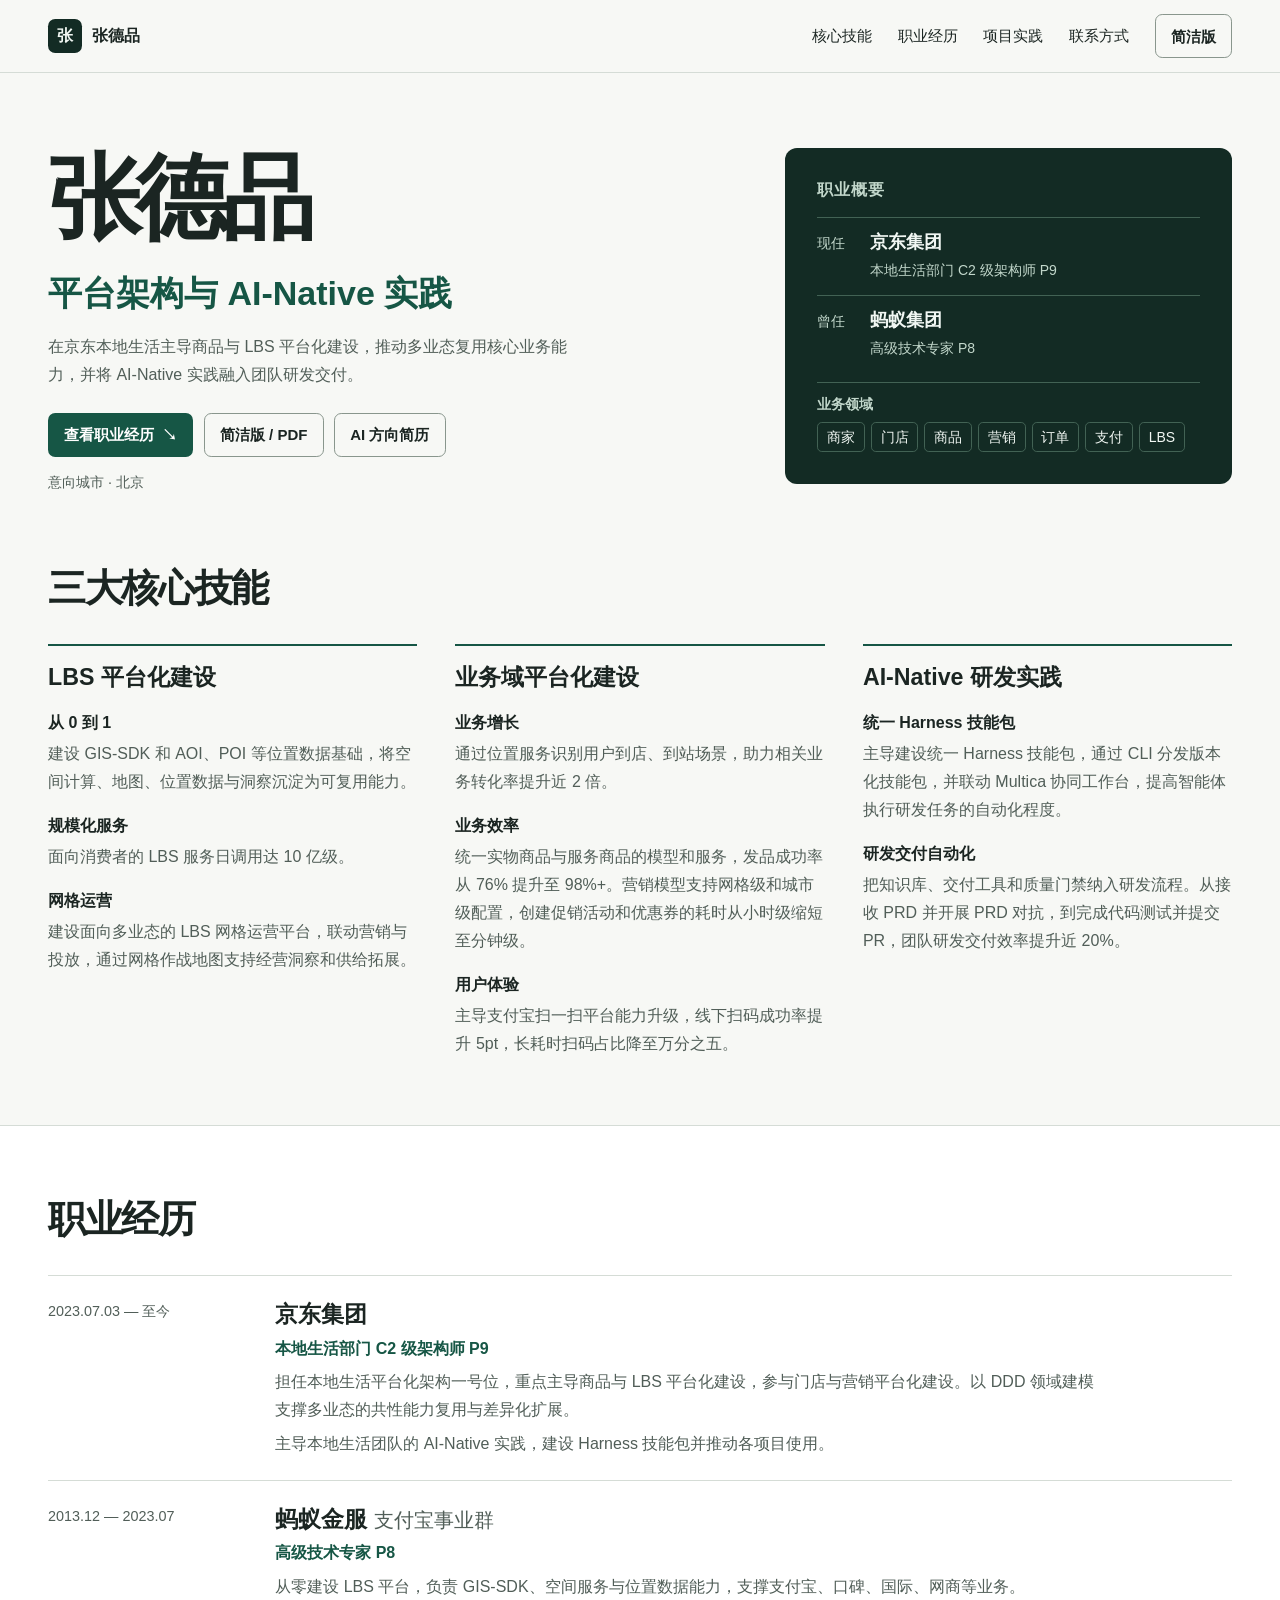
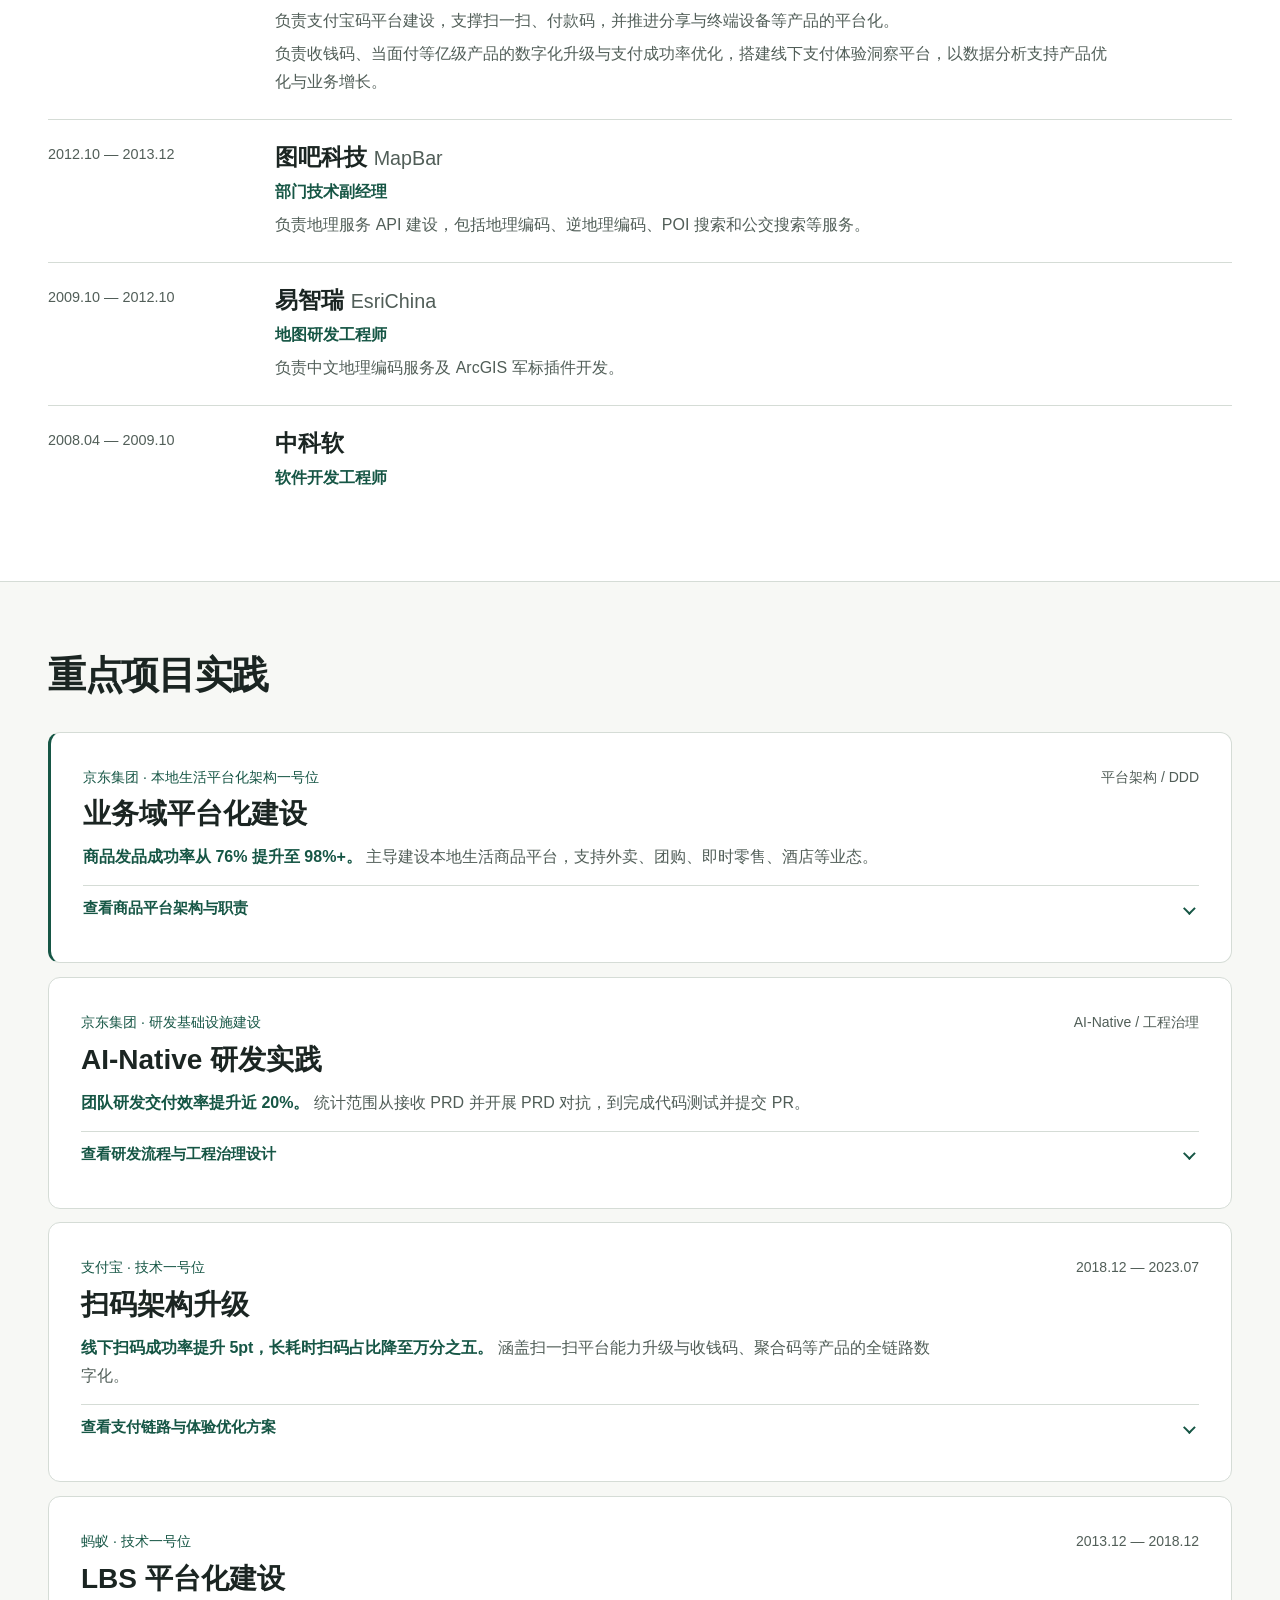
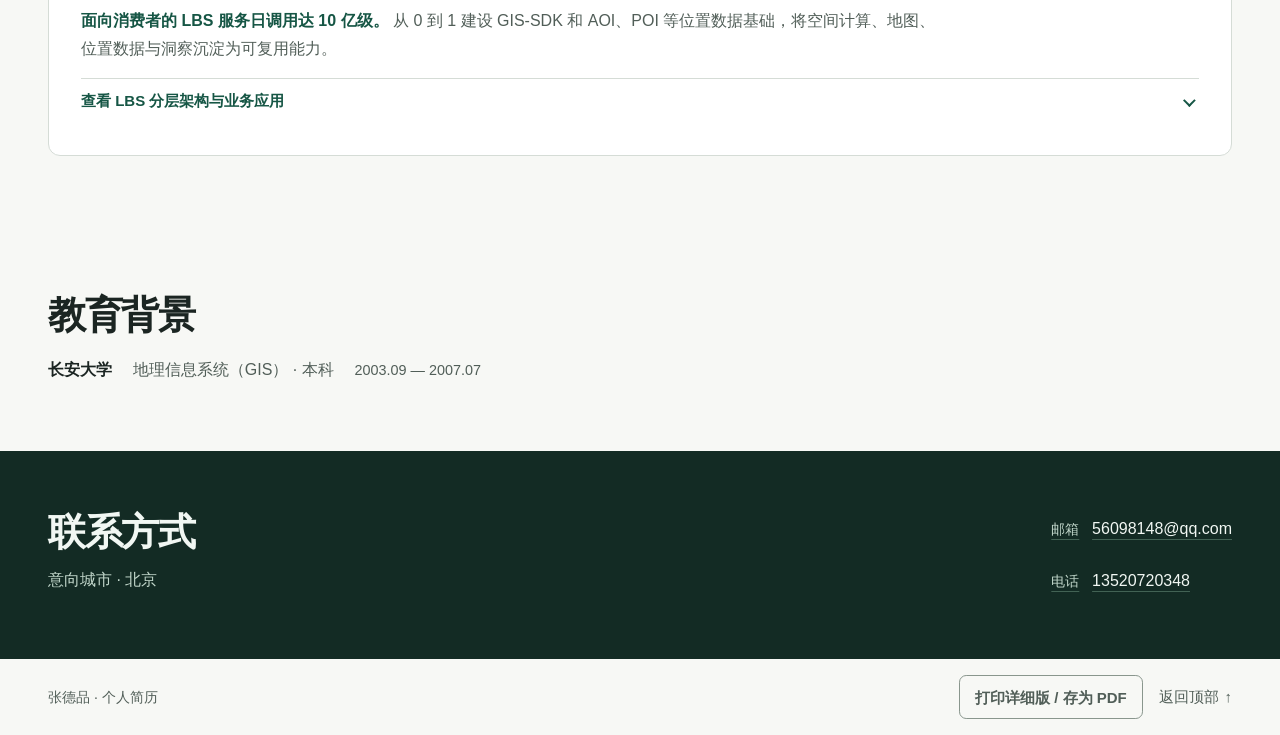
<file: index.html>
<!doctype html>
<html lang="zh-CN">
<head>
<meta charset="UTF-8"><meta name="viewport" content="width=device-width, initial-scale=1">
<title>张德品 · 平台架构与 AI-Native 实践</title>
<meta name="description" content="张德品个人简历。京东集团本地生活部门 C2 级架构师 P9，专注 LBS 平台化建设、业务域平台化建设与 AI-Native 研发实践。">
<meta name="theme-color" content="#f7f8f5">
<link rel="stylesheet" href="theme.css">
<link rel="stylesheet" href="style.css">
<link rel="stylesheet" href="projects.css">
</head>
<body id="top">
<a class="skip" href="#main">跳转到正文</a>
<header class="site-header">
  <div class="shell site-bar">
    <a class="brand" href="#top"><span class="monogram" aria-hidden="true">张</span>张德品</a>
    <nav class="site-nav" aria-label="主导航">
      <a href="#expertise">核心技能</a><a href="#experience">职业经历</a><a href="#projects">项目实践</a><a href="#contact">联系方式</a>
      <a class="button outline" href="resume-brief.html">简洁版</a>
    </nav>
  </div>
</header>
<main id="main" tabindex="-1">
<section class="hero shell" aria-labelledby="intro-title">
  <div class="hero-copy">
    <h1 id="intro-title">张德品</h1>
    <p class="role">平台架构与 AI-Native 实践</p>
    <p class="hero-description">在京东本地生活主导商品与 LBS 平台化建设，推动多业态复用核心业务能力，并将 AI-Native 实践融入团队研发交付。</p>
    <div class="actions">
      <a class="button primary" href="#experience">查看职业经历 <span aria-hidden="true">↘</span></a>
      <a class="button outline" href="resume-brief.html#print">简洁版 / PDF</a>
      <a class="button outline" href="resume-ai.html">AI 方向简历</a>
    </div>
    <p class="location">意向城市 · 北京</p>
  </div>
<aside class="hero-aside" aria-label="职业概要">
  <h2>职业概要</h2>
  <div class="focus-row"><span>现任</span><strong>京东集团<br><small>本地生活部门 C2 级架构师 P9</small></strong></div>
  <div class="focus-row"><span>曾任</span><strong>蚂蚁集团<br><small>高级技术专家 P8</small></strong></div>
  <section class="domain-map" aria-labelledby="domains-label">
    <h3 id="domains-label">业务领域</h3>
    <ul><li>商家</li><li>门店</li><li>商品</li><li>营销</li><li>订单</li><li>支付</li><li>LBS</li></ul>
  </section>
</aside>
</section>
<section id="expertise" class="section" aria-labelledby="skills-title">
  <div class="section-heading"><h2 id="skills-title">三大核心技能</h2></div>
  <div class="achievement-grid">
    <article>
      <h3>LBS 平台化建设</h3>
      <dl>
        <dt>从 0 到 1</dt>
        <dd>建设 GIS-SDK 和 AOI、POI 等位置数据基础，将空间计算、地图、位置数据与洞察沉淀为可复用能力。</dd>
        <dt>规模化服务</dt>
        <dd>面向消费者的 LBS 服务日调用达 10 亿级。</dd>
        <dt>网格运营</dt>
        <dd>建设面向多业态的 LBS 网格运营平台，联动营销与投放，通过网格作战地图支持经营洞察和供给拓展。</dd>
      </dl>
    </article>
    <article>
      <h3>业务域平台化建设</h3>
      <dl>
        <dt>业务增长</dt>
        <dd>通过位置服务识别用户到店、到站场景，助力相关业务转化率提升近 2 倍。</dd>
        <dt>业务效率</dt>
        <dd>统一实物商品与服务商品的模型和服务，发品成功率从 76% 提升至 98%+。营销模型支持网格级和城市级配置，创建促销活动和优惠券的耗时从小时级缩短至分钟级。</dd>
        <dt>用户体验</dt>
        <dd>主导支付宝扫一扫平台能力升级，线下扫码成功率提升 5pt，长耗时扫码占比降至万分之五。</dd>
      </dl>
    </article>
    <article>
      <h3>AI-Native 研发实践</h3>
      <dl>
        <dt>统一 Harness 技能包</dt>
        <dd>主导建设统一 Harness 技能包，通过 CLI 分发版本化技能包，并联动 Multica 协同工作台，提高智能体执行研发任务的自动化程度。</dd>
        <dt>研发交付自动化</dt>
        <dd>把知识库、交付工具和质量门禁纳入研发流程。从接收 PRD 并开展 PRD 对抗，到完成代码测试并提交 PR，团队研发交付效率提升近 20%。</dd>
      </dl>
    </article>
  </div>
</section>
<section id="experience" class="experience-section" aria-labelledby="experience-title"><div class="section"><div class="section-heading"><h2 id="experience-title">职业经历</h2></div><div class="timeline">
<article class="job"><div class="job-date">2023.07.03 — 至今</div><div><h3>京东集团</h3><p class="job-role">本地生活部门 C2 级架构师 P9</p><p>担任本地生活平台化架构一号位，重点主导商品与 LBS 平台化建设，参与门店与营销平台化建设。以 DDD 领域建模支撑多业态的共性能力复用与差异化扩展。</p><p>主导本地生活团队的 AI-Native 实践，建设 Harness 技能包并推动各项目使用。</p></div></article>
<article class="job"><div class="job-date">2013.12 — 2023.07</div><div><h3>蚂蚁金服 <span>支付宝事业群</span></h3><p class="job-role">高级技术专家 P8</p><p>从零建设 LBS 平台，负责 GIS-SDK、空间服务与位置数据能力，支撑支付宝、口碑、国际、网商等业务。</p><p>负责支付宝码平台建设，支撑扫一扫、付款码，并推进分享与终端设备等产品的平台化。</p><p>负责收钱码、当面付等亿级产品的数字化升级与支付成功率优化，搭建线下支付体验洞察平台，以数据分析支持产品优化与业务增长。</p></div></article>
<article class="job"><div class="job-date">2012.10 — 2013.12</div><div><h3>图吧科技 <span>MapBar</span></h3><p class="job-role">部门技术副经理</p><p>负责地理服务 API 建设，包括地理编码、逆地理编码、POI 搜索和公交搜索等服务。</p></div></article>
<article class="job"><div class="job-date">2009.10 — 2012.10</div><div><h3>易智瑞 <span>EsriChina</span></h3><p class="job-role">地图研发工程师</p><p>负责中文地理编码服务及 ArcGIS 军标插件开发。</p></div></article>
<article class="job"><div class="job-date">2008.04 — 2009.10</div><div><h3>中科软</h3><p class="job-role">软件开发工程师</p></div></article></div></div></section>
<section id="projects" class="section" aria-labelledby="projects-title">
<div class="section-heading"><h2 id="projects-title">重点项目实践</h2></div>
<article id="commerce" class="project featured">
<div class="project-meta"><span>京东集团 · 本地生活平台化架构一号位</span><span>平台架构 / DDD</span></div>
<h3>业务域平台化建设</h3>
<p class="project-scope"><strong>商品发品成功率从 76% 提升至 98%+。</strong> 主导建设本地生活商品平台，支持外卖、团购、即时零售、酒店等业态。</p>
<details>
<summary>查看商品平台架构与职责</summary>
<div class="project-context"><div><h4>业务目标与挑战</h4><p>让各业态复用商品能力，同时保留餐饮套餐、区域化管品和酒店商品等差异化场景所需的扩展空间。</p></div><div><h4>我的职责</h4><p>重点主导商品与 LBS 平台化建设，参与门店与营销平台化建设。</p></div></div>
<h4 class="architecture-heading">关键架构设计</h4>
<div class="project-columns">
<div><h4>统一商品模型</h4><p>将各业态独立建设的商品模型收敛为统一模型，同时支持实物商品和服务商品，保留业态扩展边界。</p></div>
<div><h4>收敛场景服务 API</h4><p>统一场景服务的接口，减少各应用重复对接同类商品能力。</p></div>
<div><h4>架构分层与应用精简</h4><p>按 BFF → Center → Base 分层，明确应用编排、核心业务服务和基础能力的职责，精简应用层。</p></div>
</div>
<p class="result"><strong>营销与交易</strong>参与营销平台化建设，营销模型支持网格级和城市级配置，创建促销活动和优惠券的耗时从<b>小时级</b>缩短至<b>分钟级</b>。商品、营销与订单的协作边界支持多业态交易链路改造。</p>
</details>
</article>
<article id="ai-native" class="project">
<div class="project-meta"><span>京东集团 · 研发基础设施建设</span><span>AI-Native / 工程治理</span></div>
<h3>AI-Native 研发实践</h3>
<p class="project-scope"><strong>团队研发交付效率提升近 20%。</strong> 统计范围从接收 PRD 并开展 PRD 对抗，到完成代码测试并提交 PR。</p>
<details>
<summary>查看研发流程与工程治理设计</summary>
<div class="project-context"><div><h4>业务目标与挑战</h4><p>将 AI 协作贯穿需求规划、设计、构建、验证、部署和运维反馈，使研发知识与技能可复用、工程约束可执行，同时兼顾团队标准与项目差异。</p></div><div><h4>我的职责</h4><p>主导本地生活研发团队的 AI-Native 实践，负责统一 Harness 技能包的设计、分发，以及项目接入后的使用和治理。</p></div></div>
<h4 class="architecture-heading">关键架构设计</h4>
<div class="project-columns"><div><h4>统一入口与能力资产</h4><p>将团队知识库、交付工具与工程规约组织为可复用技能，通过统一 Agent 入口供各项目在规划、开发和交付中调用。</p></div><div><h4>资产分发与版本治理</h4><p>设计 Hub 权威源与 CLI 分发机制，支持版本化、锁定、校验及回滚；通过受管区块分离团队标准与项目扩展，减少规范漂移。</p></div><div><h4>质量门禁与反馈机制</h4><p>设计 Agent Hooks、本地提交与 CI 三级门禁，将工程约束转化为检查；规划资产采用、版本覆盖、技能使用及质量指标，支持持续改进。</p></div></div>
<p class="result"><strong>落地成果</strong>通过 CLI 分发版本化技能包，并联动 Multica 协同工作台，让智能体复用团队技能、自动执行更多研发任务。</p>
</details>
</article>
<article id="payments" class="project">
<div class="project-meta"><span>支付宝 · 技术一号位</span><span>2018.12 — 2023.07</span></div>
<h3>扫码架构升级</h3>
<p class="project-scope"><strong>线下扫码成功率提升 5pt，长耗时扫码占比降至万分之五。</strong> 涵盖扫一扫平台能力升级与收钱码、聚合码等产品的全链路数字化。</p>
<details>
<summary>查看支付链路与体验优化方案</summary>
<div class="project-context"><div><h4>业务目标与挑战</h4><p>围绕亿级线下支付产品，提升扫码与支付体验，识别支付流失原因。关键约束包括海量用户与码值推荐、终端存储容量，以及支付链路的性能与安全要求。</p></div><div><h4>我的职责</h4><p>担任技术一号位，主导扫一扫平台能力升级，推动线下支付全链路数字化与体验优化平台建设。</p></div></div>
<h4 class="architecture-heading">关键架构设计</h4>
<div class="project-columns"><div><h4>扫一扫：端云协同与预测推荐</h4><p>将请求响应模式升级为预测推荐模式，基于用户位置预测扫码数据，提前组装下发，实现客户端扫码无请求跳转，并兼顾终端存储、性能与安全约束。</p></div><div><h4>支付链路：多维数据洞察</h4><p>融合支付全链路多维数据，通过流失分析与算法模型识别支付流失原因，形成支付流失洞察工具集与商家体验评分模型。</p></div><div><h4>体验平台：问题处置与迭代</h4><p>打通服务保障、错误码异动、流失分析、问题处置与产品迭代，结合支付架构性能和耗时优化，支持成功率改善及业务增长。</p></div></div>
<div class="project-phases"><span><strong>2018.12 — 2020.05</strong>扫一扫平台能力升级</span><span><strong>2020.05 — 2023.07</strong>线下支付全链路数字化升级</span></div>
</details>
</article>
<article id="lbs" class="project">
<div class="project-meta"><span>蚂蚁 · 技术一号位</span><span>2013.12 — 2018.12</span></div>
<h3>LBS 平台化建设</h3>
<p class="project-scope"><strong>面向消费者的 LBS 服务日调用达 10 亿级。</strong> 从 0 到 1 建设 GIS-SDK 和 AOI、POI 等位置数据基础，将空间计算、地图、位置数据与洞察沉淀为可复用能力。</p>
<details>
<summary>查看 LBS 分层架构与业务应用</summary>
<div class="project-context"><div><h4>业务目标与挑战</h4><p>面向支付、社交、搜索与营销等场景，建设可复用的地理空间技术与数据能力，在大规模调用下保障服务性能，并支撑业务产品、运营及商业化输出。</p></div><div><h4>我的职责</h4><p>担任技术一号位，从 0 到 1 建设 LBS 平台，推动 GIS-SDK 和位置数据能力在消费端产品中规模化应用，并通过 mPaaS 对外输出。</p></div></div>
<h4 class="architecture-heading">关键架构设计</h4>
<div class="lbs-architecture" aria-label="LBS 平台分层架构与运营平台">
<div class="lbs-stack">
<div class="lbs-layer"><h4>产品层</h4><div><strong>蚂蚁朋友圈 · 咻一咻支付 · AR 红包 · 口碑空间搜索</strong><p>以统一位置能力支撑社交、支付、互动营销与空间搜索等产品场景。</p></div></div>
<div class="lbs-layer"><h4>能力层</h4><div><strong>LBS 空间服务 · 地图服务 · LBS 数据洞察服务</strong><p>提供空间算法、全球逆地理、POI 搜索及位置数据挖掘能力，形成可复用服务。</p></div></div>
<div class="lbs-layer"><h4>基础层</h4><div><strong>GIS-SDK 建设 · LBS 数据能力建设</strong><p>沉淀空间技术基础与位置数据资产，包括亿级常驻地、千万级店铺位置等数据能力。</p></div></div>
</div>
<aside class="lbs-operations"><h4>运营平台</h4><strong>蚂蚁围栏平台</strong><p>打通营销平台与投放平台，以位置围栏事件触发运营，结合到店、到站识别支撑场景化业务。</p><div class="tags"><span>位置事件</span><span>营销联动</span><span>投放协同</span></div></aside>
</div>
<h4 class="architecture-heading">京东秒送</h4>
<p>支撑附近频道和地址库纠偏。纠偏后，定位误差超过 50 米的地址占比约为 <strong>2%</strong>。</p>
<h4 class="architecture-heading">LBS 网格运营平台</h4>
<p>支持多业态运营，与营销、投放平台联动。通过网格作战地图，帮助业务团队按网格分析经营情况、识别机会并拓展供给。</p>
</details>
</article></section>
<section class="education section" aria-labelledby="education-title"><h2 id="education-title">教育背景</h2><div><strong>长安大学</strong><p>地理信息系统（GIS） · 本科</p><span>2003.09 — 2007.07</span></div></section>
<section id="contact" class="contact" aria-labelledby="contact-title">
  <div class="shell contact-inner">
    <div><h2 id="contact-title">联系方式</h2><p>意向城市 · 北京</p></div>
    <div class="contact-links"><a href="mailto:56098148@qq.com"><span>邮箱</span>56098148@qq.com</a><a href="tel:13520720348"><span>电话</span>13520720348</a></div>
  </div>
</section>
</main>
<footer class="shell footer"><span>张德品 · 个人简历</span><div><button class="button outline" type="button" id="print" hidden>打印详细版 / 存为 PDF</button><a href="#top">返回顶部 <span aria-hidden="true">↑</span></a></div></footer>
<script src="script.js"></script>
</body></html>
</file>
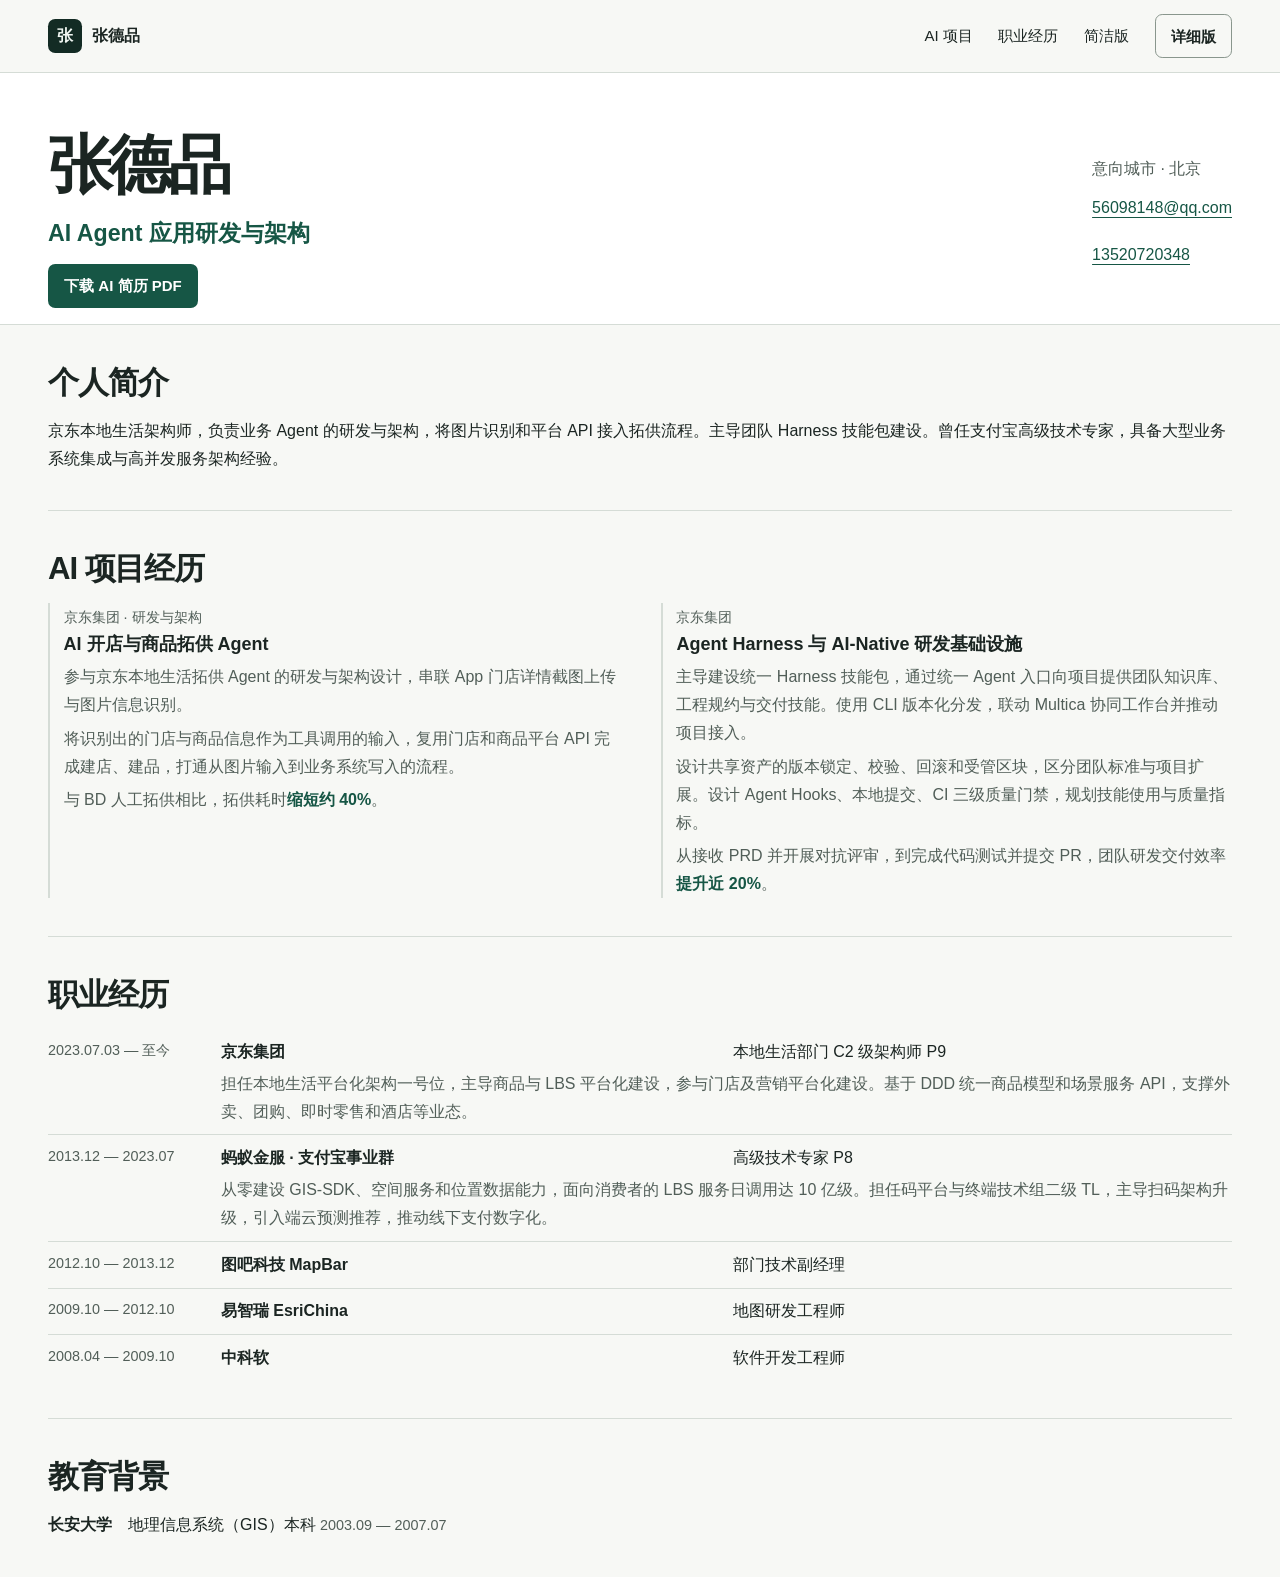
<file: resume-ai.html>
<!doctype html>
<html lang="zh-CN">
<head>
  <meta charset="utf-8">
  <meta name="viewport" content="width=device-width, initial-scale=1">
  <meta name="theme-color" content="#f7f8f5">
  <meta name="description" content="张德品的 AI Agent 应用研发与架构简历，包含京东 AI 开店与商品拓供 Agent 和 Agent Harness 工程实践。">
  <title>张德品 · AI 方向简历</title>
  <link rel="stylesheet" href="theme.css">
  <link rel="stylesheet" href="resume-brief.css">
</head>
<body>
  <a class="skip" href="#main">跳至正文</a>
  <header class="site-header">
    <div class="shell site-bar">
      <a class="brand" href="index.html"><span class="monogram" aria-hidden="true">张</span>张德品</a>
      <nav class="site-nav" aria-label="简历导航">
        <a href="#projects">AI 项目</a>
        <a href="#experience">职业经历</a>
        <a href="resume-brief.html">简洁版</a>
        <a class="button outline" href="index.html">详细版</a>
      </nav>
    </div>
  </header>
  <main id="main" tabindex="-1">
    <section class="masthead" aria-labelledby="ai-title">
      <div class="shell profile">
        <div>
          <h1 id="ai-title">张德品</h1>
          <p class="specialties">AI Agent 应用研发与架构</p>
          <a class="button primary" href="assets/zhang-depin-resume-ai-2026.pdf" download="张德品_个人简历_AI方向_2026.pdf">下载 AI 简历 PDF</a>
        </div>
        <address>
          <span>意向城市 · 北京</span>
          <a href="mailto:56098148@qq.com">56098148@qq.com</a>
          <a href="tel:13520720348">13520720348</a>
        </address>
      </div>
    </section>
    <div class="shell brief-content">
      <section aria-labelledby="intro-heading">
        <h2 id="intro-heading">个人简介</h2>
        <p>京东本地生活架构师，负责业务 Agent 的研发与架构，将图片识别和平台 API 接入拓供流程。主导团队 Harness 技能包建设。曾任支付宝高级技术专家，具备大型业务系统集成与高并发服务架构经验。</p>
      </section>
      <section id="projects" aria-labelledby="projects-heading">
        <h2 id="projects-heading">AI 项目经历</h2>
        <div class="project-list">
          <article>
            <span class="owner">京东集团 · 研发与架构</span>
            <h3>AI 开店与商品拓供 Agent</h3>
            <p>参与京东本地生活拓供 Agent 的研发与架构设计，串联 App 门店详情截图上传与图片信息识别。</p>
            <p>将识别出的门店与商品信息作为工具调用的输入，复用门店和商品平台 API 完成建店、建品，打通从图片输入到业务系统写入的流程。</p>
            <p>与 BD 人工拓供相比，拓供耗时<strong>缩短约 40%</strong>。</p>
          </article>
          <article>
            <span class="owner">京东集团</span>
            <h3>Agent Harness 与 AI-Native 研发基础设施</h3>
            <p>主导建设统一 Harness 技能包，通过统一 Agent 入口向项目提供团队知识库、工程规约与交付技能。使用 CLI 版本化分发，联动 Multica 协同工作台并推动项目接入。</p>
            <p>设计共享资产的版本锁定、校验、回滚和受管区块，区分团队标准与项目扩展。设计 Agent Hooks、本地提交、CI 三级质量门禁，规划技能使用与质量指标。</p>
            <p>从接收 PRD 并开展对抗评审，到完成代码测试并提交 PR，团队研发交付效率<strong>提升近 20%</strong>。</p>
          </article>
        </div>
      </section>
      <section id="experience" aria-labelledby="career-heading">
        <h2 id="career-heading">职业经历</h2>
        <ul class="career">
          <li>
            <span class="date">2023.07.03 — 至今</span><strong>京东集团</strong><span>本地生活部门 C2 级架构师 P9</span>
            <p class="career-note">担任本地生活平台化架构一号位，主导商品与 LBS 平台化建设，参与门店及营销平台化建设。基于 DDD 统一商品模型和场景服务 API，支撑外卖、团购、即时零售和酒店等业态。</p>
          </li>
          <li>
            <span class="date">2013.12 — 2023.07</span><strong>蚂蚁金服 · 支付宝事业群</strong><span>高级技术专家 P8</span>
            <p class="career-note">从零建设 GIS-SDK、空间服务和位置数据能力，面向消费者的 LBS 服务日调用达 10 亿级。担任码平台与终端技术组二级 TL，主导扫码架构升级，引入端云预测推荐，推动线下支付数字化。</p>
          </li>
          <li><span class="date">2012.10 — 2013.12</span><strong>图吧科技 MapBar</strong><span>部门技术副经理</span></li>
          <li><span class="date">2009.10 — 2012.10</span><strong>易智瑞 EsriChina</strong><span>地图研发工程师</span></li>
          <li><span class="date">2008.04 — 2009.10</span><strong>中科软</strong><span>软件开发工程师</span></li>
        </ul>
      </section>
      <section class="education" aria-labelledby="education-heading">
        <h2 id="education-heading">教育背景</h2>
        <p><strong>长安大学</strong>　地理信息系统（GIS）本科 <span class="date">2003.09 — 2007.07</span></p>
      </section>
    </div>
  </main>
</body>
</html>
</file>
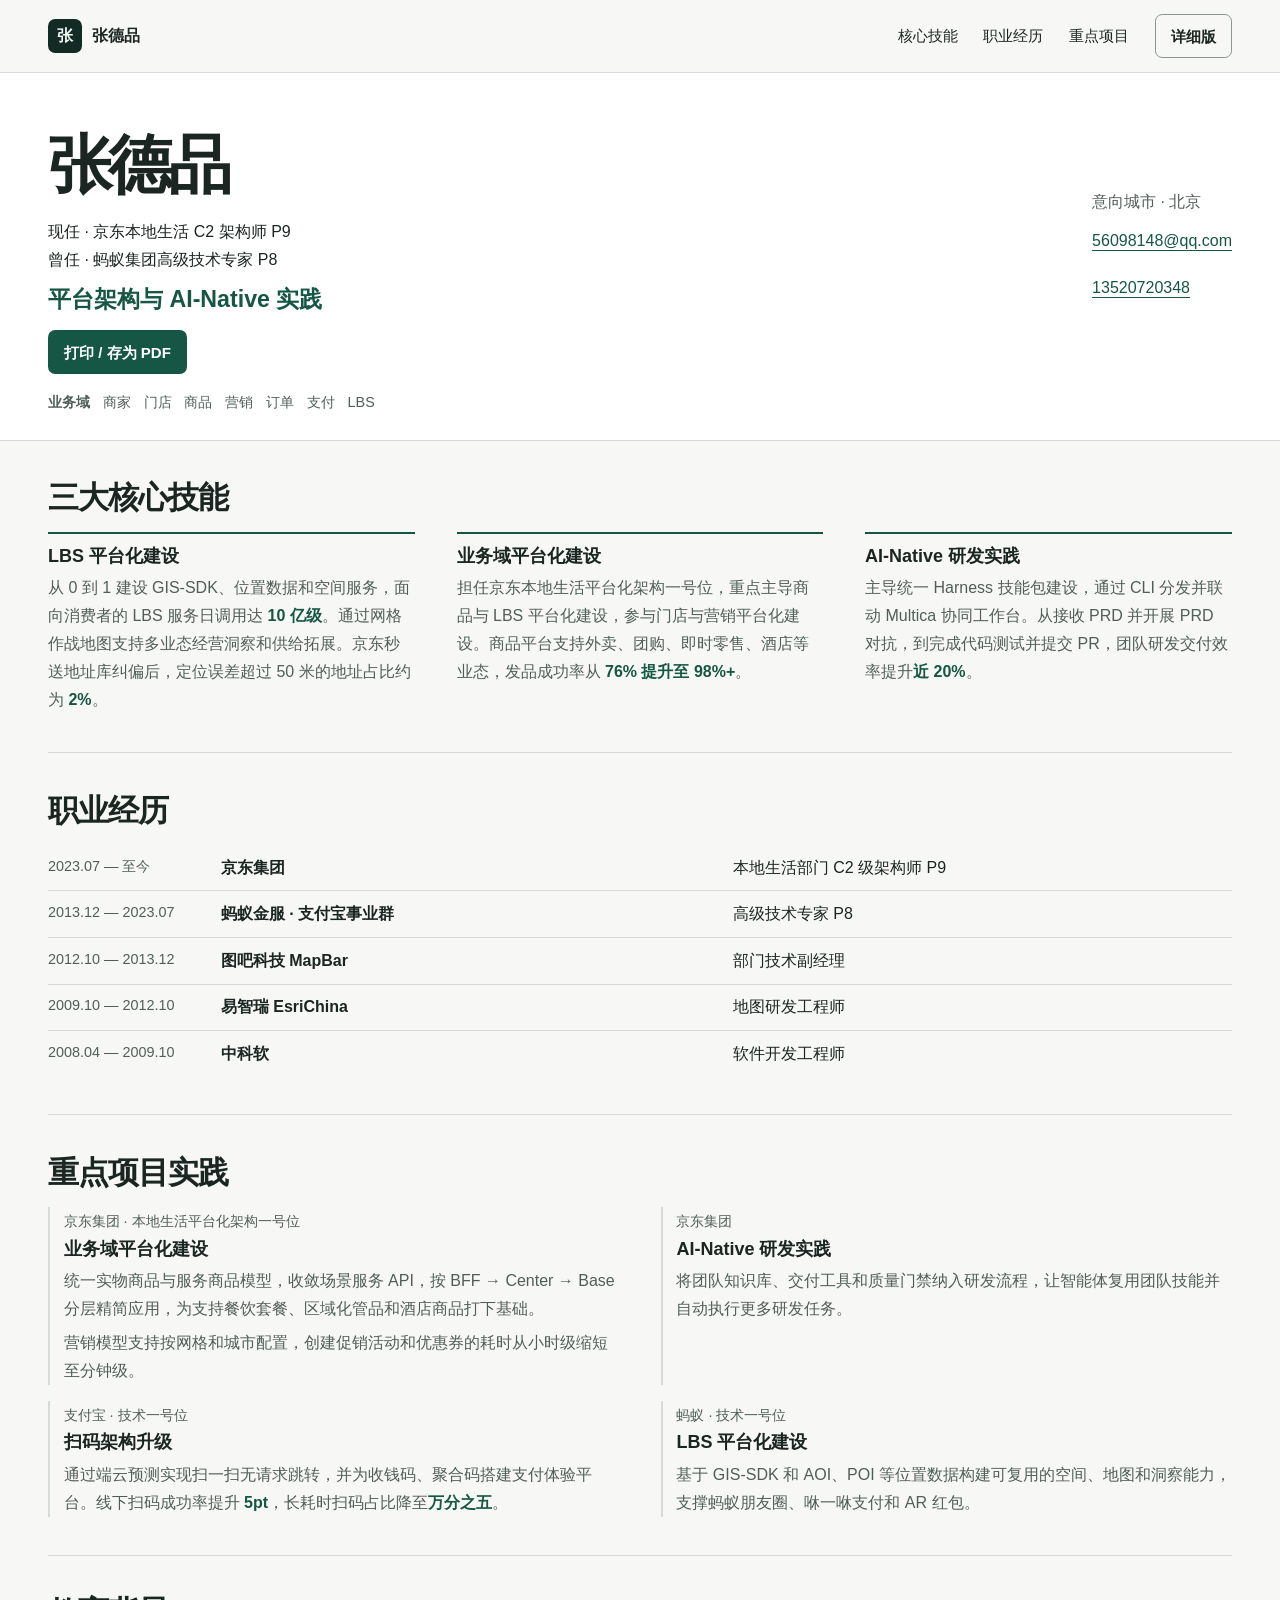
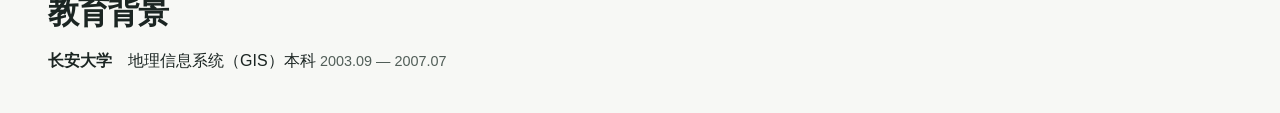
<file: resume-brief.html>
<!doctype html>
<html lang="zh-CN">
<head>
  <meta charset="utf-8">
  <meta name="viewport" content="width=device-width, initial-scale=1">
  <meta name="theme-color" content="#f7f8f5">
  <meta name="description" content="张德品，京东本地生活部门 C2 级架构师 P9。专注 LBS 平台化建设、业务域平台化建设与 AI-Native 研发实践。">
  <title>张德品 · 简洁版简历</title>
  <link rel="stylesheet" href="theme.css">
  <link rel="stylesheet" href="resume-brief.css">
</head>
<body>
  <a class="skip" href="#main">跳至正文</a>
  <header class="site-header">
    <div class="shell site-bar">
      <a class="brand" href="index.html"><span class="monogram" aria-hidden="true">张</span>张德品</a>
      <nav class="site-nav" aria-label="简历导航">
        <a href="#expertise">核心技能</a>
        <a href="#experience">职业经历</a>
        <a href="#projects">重点项目</a>
        <a class="button outline" href="index.html">详细版</a>
      </nav>
    </div>
  </header>
  <main id="main" tabindex="-1">
  <section class="masthead" aria-labelledby="brief-title">
    <div class="shell">
      <div class="profile">
        <div>
          <h1 id="brief-title">张德品</h1>
          <p class="role">
            现任 · 京东本地生活 C2 架构师 P9<br>
            曾任 · 蚂蚁集团高级技术专家 P8
          </p>
          <p class="specialties">平台架构与 AI-Native 实践</p>
          <button class="button primary" id="print" type="button" hidden>打印 / 存为 PDF</button>
        </div>
        <address id="contact">
          <span>意向城市 · 北京</span>
          <a href="mailto:56098148@qq.com">56098148@qq.com</a>
          <a href="tel:13520720348">13520720348</a>
        </address>
      </div>
      <div class="domains" aria-label="业务场景">
        <strong>业务域</strong>
        <ul><li>商家</li><li>门店</li><li>商品</li><li>营销</li><li>订单</li><li>支付</li><li>LBS</li></ul>
      </div>
    </div>
  </section>
  <div class="shell brief-content">
    <section id="expertise" aria-labelledby="results-heading">
      <h2 id="results-heading">三大核心技能</h2>
      <div class="results">
        <article>
          <h3>LBS 平台化建设</h3>
          <p>从 0 到 1 建设 GIS-SDK、位置数据和空间服务，面向消费者的 LBS 服务日调用达 <strong>10 亿级</strong>。通过网格作战地图支持多业态经营洞察和供给拓展。京东秒送地址库纠偏后，定位误差超过 50 米的地址占比约为 <strong>2%</strong>。</p>
        </article>
        <article>
          <h3>业务域平台化建设</h3>
          <p>担任京东本地生活平台化架构一号位，重点主导商品与 LBS 平台化建设，参与门店与营销平台化建设。商品平台支持外卖、团购、即时零售、酒店等业态，发品成功率从 <strong>76% 提升至 98%+</strong>。</p>
        </article>
        <article>
          <h3>AI-Native 研发实践</h3>
          <p>主导统一 Harness 技能包建设，通过 CLI 分发并联动 Multica 协同工作台。从接收 PRD 并开展 PRD 对抗，到完成代码测试并提交 PR，团队研发交付效率提升<strong>近 20%</strong>。</p>
        </article>
      </div>
    </section>
    <section id="experience" aria-labelledby="career-heading">
      <h2 id="career-heading">职业经历</h2>
      <ul class="career">
        <li><span class="date">2023.07 — 至今</span><strong>京东集团</strong><span>本地生活部门 C2 级架构师 P9</span></li>
        <li><span class="date">2013.12 — 2023.07</span><strong>蚂蚁金服 · 支付宝事业群</strong><span>高级技术专家 P8</span></li>
        <li><span class="date">2012.10 — 2013.12</span><strong>图吧科技 MapBar</strong><span>部门技术副经理</span></li>
        <li><span class="date">2009.10 — 2012.10</span><strong>易智瑞 EsriChina</strong><span>地图研发工程师</span></li>
        <li><span class="date">2008.04 — 2009.10</span><strong>中科软</strong><span>软件开发工程师</span></li>
      </ul>
    </section>
    <section id="projects" aria-labelledby="projects-heading">
      <h2 id="projects-heading">重点项目实践</h2>
      <div class="project-list">
        <article>
          <span class="owner">京东集团 · 本地生活平台化架构一号位</span>
          <h3>业务域平台化建设</h3>
          <p>统一实物商品与服务商品模型，收敛场景服务 API，按 BFF → Center → Base 分层精简应用，为支持餐饮套餐、区域化管品和酒店商品打下基础。</p>
          <p>营销模型支持按网格和城市配置，创建促销活动和优惠券的耗时从小时级缩短至分钟级。</p>
        </article>
        <article>
          <span class="owner">京东集团</span>
          <h3>AI-Native 研发实践</h3>
          <p>将团队知识库、交付工具和质量门禁纳入研发流程，让智能体复用团队技能并自动执行更多研发任务。</p>
        </article>
        <article>
          <span class="owner">支付宝 · 技术一号位</span>
          <h3>扫码架构升级</h3>
          <p>通过端云预测实现扫一扫无请求跳转，并为收钱码、聚合码搭建支付体验平台。线下扫码成功率提升 <strong>5pt</strong>，长耗时扫码占比降至<strong>万分之五</strong>。</p>
        </article>
        <article>
          <span class="owner">蚂蚁 · 技术一号位</span>
          <h3>LBS 平台化建设</h3>
          <p>基于 GIS-SDK 和 AOI、POI 等位置数据构建可复用的空间、地图和洞察能力，支撑蚂蚁朋友圈、咻一咻支付和 AR 红包。</p>
        </article>
      </div>
    </section>
    <section class="education" aria-labelledby="education-heading">
      <h2 id="education-heading">教育背景</h2>
      <p><strong>长安大学</strong>　地理信息系统（GIS）本科 <span class="date">2003.09 — 2007.07</span></p>
    </section>
  </div>
  </main>
  <script src="script.js"></script>
</body>
</html>
</file>
<file: theme.css>
:root {
  color-scheme: light;
  --canvas: #f7f8f5;
  --surface: #fff;
  --ink: #1b2522;
  --muted: #515e58;
  --line: #d5dcd6;
  --edge: #89968d;
  --accent: #165645;
  --accent-hover: #104737;
  --tint: #e8f0ea;
  --dark: #132b24;
  --on-dark: #f1f7f3;
  --on-dark-muted: #c2d7cb;
  --dark-line: #426254;
  --gutter: clamp(1rem, 4vw, 3rem);
  --radius: .75rem;
  --measure: 1184px;
  --body-font: -apple-system, BlinkMacSystemFont, "Segoe UI", "PingFang SC", "Microsoft YaHei", "Noto Sans CJK SC", sans-serif;
  font-family: var(--body-font);
  color: var(--ink);
  background: var(--canvas);
}

*, *::before, *::after { box-sizing: border-box; }
html { scroll-padding-top: 5.75rem; }
body { margin: 0; font-size: 1rem; line-height: 1.75; overflow-wrap: anywhere; }
h1, h2, h3, h4, p, ul, dl, dd { margin: 0; }
h1, h2, h3, h4 { line-height: 1.3; font-weight: 700; }
h1 { font-size: clamp(3rem, 7.3vw, 6.75rem); letter-spacing: -.065em; }
h2 { font-size: clamp(1.65rem, 3vw, 2.45rem); letter-spacing: -.035em; }
h3 { font-size: clamp(1.125rem, 2.2vw, 1.45rem); }
a { color: inherit; text-decoration: none; }
button { font: inherit; color: inherit; }
a, button, summary { cursor: pointer; }
:focus-visible { outline: 2px solid var(--accent); outline-offset: 4px; }
main:focus { outline: none; }
[hidden] { display: none !important; }
.shell { width: min(var(--measure), calc(100% - 2 * var(--gutter))); margin-inline: auto; }

.skip {
  position: fixed;
  inset: .5rem auto auto var(--gutter);
  transform: translateY(-200%);
  z-index: 3;
  padding: .6rem 1rem;
  background: var(--surface);
  border: 1px solid var(--edge);
  border-radius: .4rem;
}
.skip:focus { transform: none; }
.site-header {
  position: sticky;
  z-index: 2;
  top: 0;
  background: var(--canvas);
  border-bottom: 1px solid var(--line);
}
.site-bar {
  display: flex;
  justify-content: space-between;
  align-items: center;
  gap: .5rem 1.5rem;
  min-height: 4.5rem;
  padding-block: .5rem;
}
.brand { display: inline-flex; width: fit-content; align-items: center; gap: .65rem; min-height: 44px; font-weight: 750; }
.monogram {
  width: 2.125rem;
  height: 2.125rem;
  display: grid;
  place-items: center;
  border-radius: .45rem;
  background: var(--dark);
  color: var(--on-dark);
}
.site-nav { display: flex; flex-wrap: wrap; justify-content: center; gap: .5rem clamp(.75rem, 2vw, 1.75rem); }
.site-nav a, .footer a { display: inline-flex; align-items: center; gap: .35rem; min-height: 44px; font-size: .9375rem; }
.site-nav a:not(.button):hover, .footer a:hover { color: var(--accent); text-decoration: underline; text-underline-offset: .25em; }
.button {
  display: inline-flex;
  align-items: center;
  justify-content: center;
  gap: .5rem;
  min-height: 44px;
  padding: .55rem .95rem;
  border: 1px solid transparent;
  border-radius: .45rem;
  font-size: .9375rem;
  font-weight: 650;
  line-height: 1.4;
  text-align: center;
  transition: background-color 160ms, border-color 160ms;
}
.button.primary { background: var(--accent); color: var(--surface); }
.button.primary:hover { background: var(--accent-hover); }
.button.outline { border-color: var(--edge); background: transparent; }
.button.outline:hover { background: var(--tint); border-color: var(--accent); }

@media (max-width: 700px) {
  html { scroll-padding-top: 1rem; }
  .site-header { position: static; }
  .site-bar { display: flex; flex-wrap: wrap; justify-content: space-between; }
  .site-nav { display: grid; grid-auto-flow: column; grid-auto-columns: minmax(0, 1fr); gap: .35rem; width: 100%; border-top: 1px solid var(--line); padding-top: .5rem; }
  .site-nav a { justify-content: center; font-size: .8125rem; text-align: center; }
  .site-nav .button { padding-inline: .125rem; }
}
@media (prefers-reduced-motion: reduce) {
  *, *::before, *::after { transition: none !important; }
}
@page { size: A4; margin: 12mm; }
@media print {
  :root, body { background: white; }
  body { font-size: 10pt; line-height: 1.55; }
  .site-header, .skip, button, .actions, .footer { display: none !important; }
  .shell { width: 100%; }
}
</file>
<file: style.css>
.hero {
  display: grid;
  grid-template-columns: minmax(0, 1.45fr) minmax(0, 1fr);
  gap: clamp(2rem, 7vw, 6.5rem);
  align-items: center;
  padding-top: clamp(2rem, 5vw, 4.5rem);
}
.role { color: var(--accent); font-size: clamp(1.25rem, 2.8vw, 2.125rem); font-weight: 650; margin-top: .65rem; line-height: 1.45; }
.hero-description { max-width: 33rem; color: var(--muted); margin-top: .9rem; }
.actions { display: flex; flex-wrap: wrap; gap: .65rem; margin-top: 1.5rem; }
.location { margin-top: .85rem; color: var(--muted); font-size: .9rem; }

.hero-aside {
  background: var(--dark);
  color: var(--on-dark);
  padding: clamp(1.15rem, 3vw, 2rem);
  border-radius: var(--radius);
}
.hero-aside h2 { font-size: 1rem; letter-spacing: .05em; color: var(--on-dark-muted); margin-bottom: 1rem; }
.focus-row { display: grid; grid-template-columns: 2.55rem minmax(0, 1fr); align-items: baseline; gap: .75rem; padding-block: .7rem; border-top: 1px solid var(--dark-line); }
.focus-row > span, .focus-row small { color: var(--on-dark-muted); font-size: .875rem; font-weight: 400; }
.focus-row strong { font-size: 1.125rem; line-height: 1.5; }
.domain-map { margin-top: .65rem; padding-top: .75rem; border-top: 1px solid var(--dark-line); }
.domain-map h3 { color: var(--on-dark-muted); font-size: .875rem; margin-bottom: .55rem; }
.domain-map ul, .tags { padding: 0; list-style: none; display: flex; flex-wrap: wrap; gap: .375rem; }
.domain-map li { border: 1px solid var(--dark-line); padding: .1rem .55rem; border-radius: .3rem; font-size: .875rem; }

.section { width: min(var(--measure), calc(100% - 2 * var(--gutter))); margin-inline: auto; padding-block: clamp(2.25rem, 5.25vw, 4.75rem); }
.section-heading { margin-bottom: clamp(1rem, 2.75vw, 2rem); }
.achievement-grid { display: grid; grid-template-columns: repeat(3, minmax(0, 1fr)); gap: clamp(1.25rem, 3vw, 2.5rem); }
.achievement-grid article { border-top: 2px solid var(--accent); padding-top: 1rem; }
.achievement-grid dt { margin: 1rem 0 .2rem; font-weight: 650; }
.achievement-grid dd { color: var(--muted); }

.experience-section { background: var(--surface); border-block: 1px solid var(--line); }
.job { display: grid; grid-template-columns: minmax(0, 11rem) minmax(0, 1fr); gap: clamp(1rem, 4vw, 3.5rem); padding-block: 1.4rem; border-top: 1px solid var(--line); }
.job-date, .education span { color: var(--muted); font-size: .9rem; font-variant-numeric: tabular-nums; }
.job h3 span { font-size: .85em; color: var(--muted); font-weight: 500; }
.job p { max-width: 52rem; color: var(--muted); margin-top: .35rem; }
.job .job-role { color: var(--accent); font-weight: 650; }
.education > div { display: flex; flex-wrap: wrap; gap: .5rem 1.3rem; align-items: baseline; margin-top: 1rem; }
.education p { color: var(--muted); }
.contact { background: var(--dark); color: var(--on-dark); }
.contact-inner { display: flex; justify-content: space-between; flex-wrap: wrap; gap: 1.5rem 3rem; padding-block: clamp(1.75rem, 5vw, 3.5rem); }
.contact p, .contact-links span { color: var(--on-dark-muted); }
.contact p { margin-top: .55rem; }
.contact-links { display: grid; gap: .5rem; }
.contact-links a { display: inline-flex; align-items: center; gap: .8rem; min-height: 44px; text-decoration: underline; text-decoration-color: var(--dark-line); text-underline-offset: .3em; }
.contact-links a:hover { text-decoration-color: var(--on-dark); }
.contact-links a:focus-visible { outline-color: var(--on-dark); }
.contact-links span { font-size: .875rem; }
.footer, .footer > div { display: flex; align-items: center; flex-wrap: wrap; column-gap: 1rem; }
.footer { justify-content: space-between; padding-block: 1rem; color: var(--muted); font-size: .875rem; }

@media (max-width: 800px) {
  .achievement-grid { grid-template-columns: 1fr; }
}
@media (max-width: 700px) {
  .hero { grid-template-columns: minmax(0, 1fr); gap: 1.4rem; }
  .job { grid-template-columns: 1fr; gap: .3rem; }
}

@media print {
  .hero, .section { width: 100%; padding-block: 10pt; }
  .hero, .job { display: block; }
  h1 { font-size: 28pt; letter-spacing: 0; }
  h2 { font-size: 17pt; }
  h3 { font-size: 13pt; }
  .hero-aside { display: none; }
  .achievement-grid { grid-template-columns: repeat(3, minmax(0, 1fr)); gap: 10pt; }
  .achievement-grid article, .job { break-inside: avoid; }
  .section-heading { break-after: avoid; }
  .job { padding-block: 8pt; }
  .contact { color: var(--ink); background: var(--surface); border-top: 1px solid var(--line); }
  .contact p, .contact-links span { color: var(--muted); }
  .contact-inner { padding-block: 10pt; break-inside: avoid; }
  .contact-links a { min-height: 0; }
}
</file>
<file: projects.css>
.project {
  padding: clamp(1rem, 3vw, 2rem);
  background: var(--surface);
  border: 1px solid var(--line);
  border-radius: var(--radius);
}
.project + .project { margin-top: .85rem; }
.project:target, .project.featured { border-left: 3px solid var(--accent); }
.project:target { outline: 1px solid var(--accent); }
.project-meta {
  display: flex;
  flex-wrap: wrap;
  justify-content: space-between;
  gap: .25rem 1rem;
  color: var(--muted);
  font-size: .875rem;
  margin-bottom: .45rem;
}
.project-meta span:first-child, .project-scope strong, .result b { color: var(--accent); }
.project h3 { font-size: clamp(1.25rem, 2.5vw, 1.75rem); }
.project p { color: var(--muted); }
.project-scope { margin-top: .65rem; max-width: 54rem; }
.project details { margin-top: .9rem; border-top: 1px solid var(--line); }
.project summary {
  display: flex;
  align-items: center;
  justify-content: space-between;
  gap: 1rem;
  min-height: 44px;
  font-size: .9375rem;
  font-weight: 650;
  color: var(--accent);
  list-style: none;
}
.project summary::-webkit-details-marker { display: none; }
.project summary::after {
  content: "";
  width: .55rem;
  height: .55rem;
  border: solid currentColor;
  border-width: 0 2px 2px 0;
  rotate: 45deg;
  margin-inline-end: .35rem;
  flex: none;
}
.project details[open] summary::after { rotate: 225deg; }
.project summary:hover { text-decoration: underline; text-underline-offset: .25em; }
.project details[open] summary { margin-bottom: .65rem; }

.project-context, .project-columns, .lbs-architecture { display: grid; gap: clamp(.75rem, 2vw, 1.5rem); }
.project-context { grid-template-columns: minmax(0, 1.35fr) minmax(0, 1fr); }
.project-columns { grid-template-columns: repeat(3, minmax(0, 1fr)); }
.project-context > div, .project-columns > div { border-top: 1px solid var(--line); padding-top: .65rem; }
.project h4 { font-size: 1rem; margin-bottom: .4rem; }
.project .architecture-heading { margin: 1.3rem 0 .6rem; }
.result, .project-phases { margin-top: 1rem; background: var(--tint); border-radius: .4rem; padding: .85rem 1rem; }
.result strong { color: var(--ink); margin-right: .65rem; }
.project-phases { display: flex; flex-wrap: wrap; gap: .6rem 1.6rem; color: var(--muted); }
.project-phases strong { display: block; color: var(--ink); }
.lbs-architecture { grid-template-columns: minmax(0, 2fr) minmax(0, 1fr); }
.lbs-stack, .lbs-operations { border: 1px solid var(--line); border-radius: .45rem; }
.lbs-layer { display: grid; grid-template-columns: 3.8rem minmax(0, 1fr); gap: .6rem; padding: .85rem; }
.lbs-layer + .lbs-layer { border-top: 1px solid var(--line); }
.lbs-layer h4, .lbs-operations h4 { color: var(--accent); }
.lbs-layer p, .lbs-operations p { margin-top: .3rem; }
.lbs-operations { background: var(--tint); padding: .85rem; }
.tags { margin-top: .75rem; }
.tags span { background: var(--surface); border-radius: .25rem; padding: .15rem .45rem; font-size: .875rem; }

@media (max-width: 700px) {
  .project-context, .project-columns, .lbs-architecture { grid-template-columns: 1fr; }
}
@media print {
  .project { padding: 9pt; border-color: var(--line); }
  .project:target { outline: 0; }
  .project details { margin-top: 6pt; }
  .project summary { display: none; }
  .project details::details-content { content-visibility: visible; }
  .project-meta, .project h3, .project h4 { break-after: avoid; }
  .project-context > div, .project-columns > div, .lbs-layer, .lbs-operations { break-inside: avoid; }
  .project-context, .project-columns, .lbs-architecture { gap: 9pt; }
  .project-context, .lbs-architecture { grid-template-columns: 1.4fr 1fr; }
  .project-columns { grid-template-columns: repeat(3, minmax(0, 1fr)); }
}
</file>
<file: resume-brief.css>
.masthead { border-bottom: 1px solid var(--line); background: var(--surface); }
.profile {
  display: flex;
  justify-content: space-between;
  flex-wrap: wrap;
  gap: 1rem 3rem;
  padding-block: clamp(1.5rem, 4vw, 3.25rem) 1rem;
}
.profile h1 { font-size: clamp(2.75rem, 5vw, 4.5rem); }
.role, .profile .button { margin-top: .65rem; }
.specialties { color: var(--accent); font-size: clamp(1.1rem, 2vw, 1.45rem); font-weight: 650; margin-top: .35rem; }
.profile address { display: grid; align-content: center; gap: .2rem; font-style: normal; color: var(--muted); }
.profile address a { display: flex; align-items: center; min-height: 44px; color: var(--accent); text-decoration: underline; text-underline-offset: .25em; }
.domains { display: flex; align-items: baseline; flex-wrap: wrap; gap: .25rem .8rem; color: var(--muted); font-size: .9rem; padding-bottom: 1.5rem; }
.domains ul { display: flex; flex-wrap: wrap; gap: .3rem .8rem; padding: 0; list-style: none; }

.brief-content > section { padding-block: clamp(1.35rem, 3vw, 2.35rem); }
.brief-content > section + section { border-top: 1px solid var(--line); }
.brief-content h2 { font-size: clamp(1.45rem, 2.5vw, 1.95rem); margin-bottom: .85rem; }
.brief-content h3 { font-size: 1.125rem; margin-bottom: .4rem; }
.brief-content article p { color: var(--muted); }
.brief-content article p + p { margin-top: .35rem; }
.brief-content article strong { color: var(--accent); }
.results, .project-list { display: grid; gap: 1rem clamp(1rem, 3.5vw, 2.6rem); }
.results { grid-template-columns: repeat(3, minmax(0, 1fr)); }
.results article { border-top: 2px solid var(--accent); padding-top: .65rem; }
.project-list { grid-template-columns: repeat(2, minmax(0, 1fr)); }
.project-list article { border-left: 2px solid var(--line); padding-left: .85rem; }
.owner, .date { color: var(--muted); font-size: .9rem; font-variant-numeric: tabular-nums; }
.owner { display: inline-block; margin-bottom: .2rem; }
.career { list-style: none; padding: 0; }
.career li { display: grid; grid-template-columns: 10rem 1fr 1fr; gap: .25rem .8rem; padding-block: .55rem; }
.career li + li { border-top: 1px solid var(--line); }
.career-note { grid-column: 2 / -1; color: var(--muted); }
.education .date { display: inline-block; }

@media (max-width: 700px) {
  .results, .project-list, .career li { grid-template-columns: 1fr; }
  .career li { gap: 0; }
  .career-note { grid-column: 1; }
}
@media print {
  .profile { padding: 0 0 5pt; }
  .profile h1 { font-size: 24pt; letter-spacing: 0; }
  .role, .specialties { font-size: 10pt; margin-top: 2pt; }
  .profile address a { min-height: 0; }
  .profile a[download] { display: none; }
  .domains { padding-bottom: 5pt; }
  .brief-content > section { padding-block: 7pt; }
  .brief-content h2 { font-size: 13pt; margin-bottom: 4pt; break-after: avoid; }
  .brief-content h3 { font-size: 10.5pt; margin-bottom: 2pt; }
  .owner, .date, .domains { font-size: 9pt; }
  .results { grid-template-columns: repeat(3, minmax(0, 1fr)); gap: 9pt; }
  .project-list { grid-template-columns: repeat(2, minmax(0, 1fr)); gap: 6pt 12pt; }
  .results article { padding-top: 4pt; }
  .career li { grid-template-columns: 105pt 1fr 1fr; padding-block: 2pt; }
  .career-note { grid-column: 2 / -1; }
  article, .career li { break-inside: avoid; }
}
</file>
